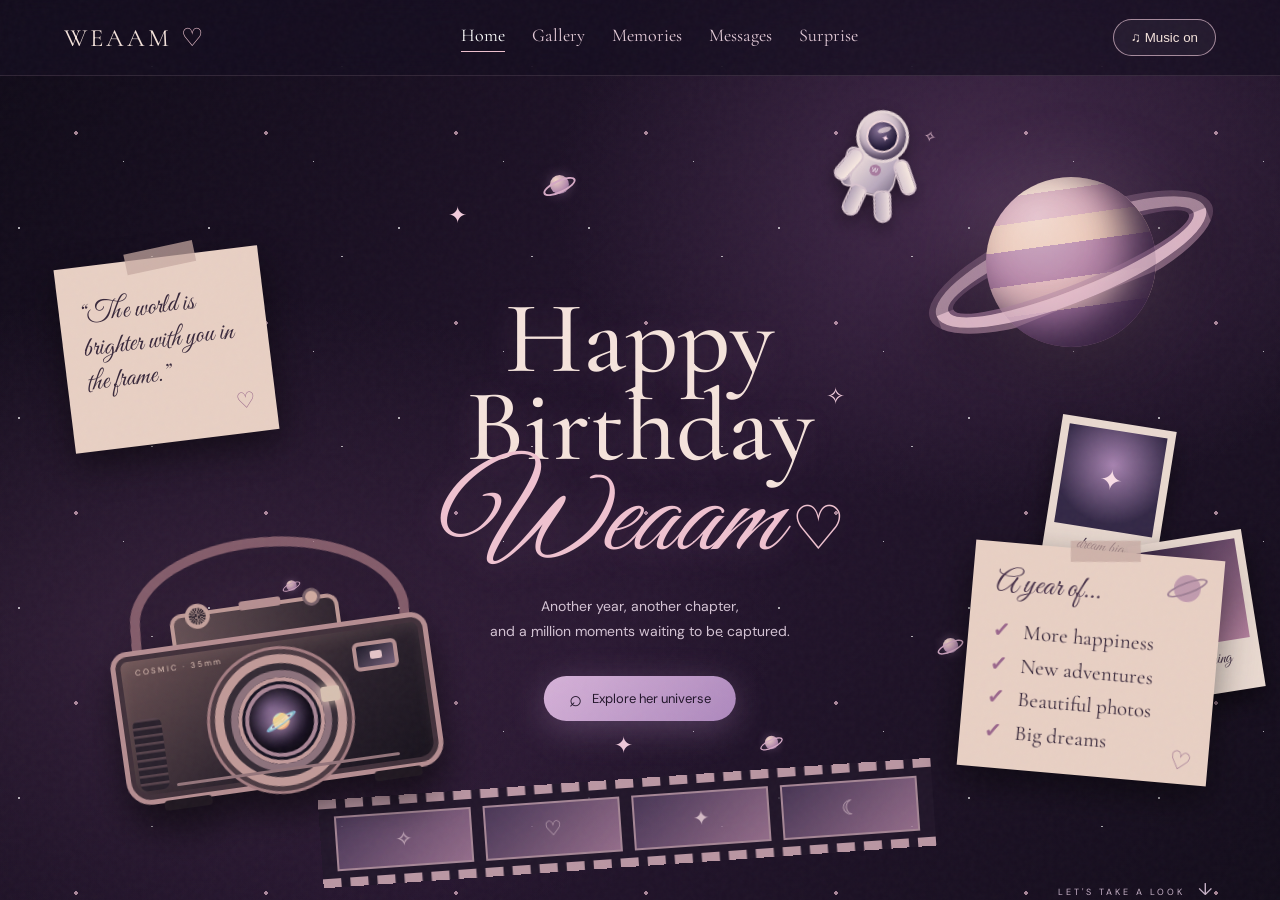
<file: index.html>
<!DOCTYPE html>
<html lang="en">
<head>
  <meta charset="UTF-8">
  <meta name="viewport" content="width=device-width, initial-scale=1.0">
  <meta name="theme-color" content="#130d1b">
  <title>Weaam's Universe — Home ♡</title>
  <link rel="preconnect" href="https://fonts.googleapis.com">
  <link rel="preconnect" href="https://fonts.gstatic.com" crossorigin>
  <link href="https://fonts.googleapis.com/css2?family=Cormorant+Garamond:wght@400;500;600;700&family=DM+Sans:wght@400;500;600;700&family=Great+Vibes&display=swap" rel="stylesheet">
  <link rel="stylesheet" href="style.css">
</head>
<body>
  <div class="starfield"></div>
  <div class="grain"></div>

  <header class="topbar">
    <a class="brand" href="index.html">WEAAM <span>♡</span></a>
    <nav class="nav">
      <a class="active" href="index.html">Home</a>
      <a href="gallery.html">Gallery</a>
      <a href="memories.html">Memories</a>
      <a href="letter.html">Messages</a>
      <a href="surprise.html">Surprise</a>
    </nav>
    <button class="music-toggle" id="musicToggle" type="button">♫ <span>Music on</span></button>
  </header>

  <main class="home">
    <div class="tiny-saturn saturn-one" aria-hidden="true"></div>
    <div class="tiny-saturn saturn-two" aria-hidden="true"></div>
    <div class="tiny-saturn saturn-three" aria-hidden="true"></div>
    <div class="tiny-saturn saturn-four" aria-hidden="true"></div>
    <span class="doodle-star star-one">✦</span>
    <span class="doodle-star star-two">✧</span>
    <span class="doodle-star star-three">✦</span>
    <span class="doodle-star star-four">✧</span>

    <aside class="left-paper">
      <span class="tape"></span>
      <p class="quote">“The world is brighter with you in the frame.”</p>
      <span class="paper-heart">♡</span>
    </aside>

    <section class="hero-copy">
      <h1>Happy Birthday<br><em>Weaam</em><span class="title-heart"> ♡</span></h1>
      <p class="subtitle">Another year, another chapter,<br>and a million moments waiting to be captured.</p>
      <a class="explore-button" href="gallery.html"><span>⌕</span> Explore her universe</a>
    </section>

    <div class="big-saturn" aria-label="A big Saturn"><i class="ring ring-back"></i><i class="planet"></i><i class="ring ring-front"></i></div>

    <div class="astronaut" aria-label="A cute astronaut floating in space">
      <div class="astronaut-backpack"></div>
      <div class="astronaut-body"></div>
      <div class="astronaut-helmet">
        <div class="helmet-glass"><span class="helmet-shine"></span><span class="helmet-reflection">✦</span></div>
      </div>
      <div class="astronaut-arm arm-left"></div>
      <div class="astronaut-arm arm-right"></div>
      <div class="astronaut-leg leg-left"></div>
      <div class="astronaut-leg leg-right"></div>
      <div class="astronaut-patch">W</div>
      <span class="astronaut-spark">✧</span>
    </div>

    <div class="vintage-camera" aria-label="Vintage film camera illustration">
      <div class="camera-strap"></div>
      <div class="camera-top">
        <span class="dial"></span><span class="hotshoe"></span><span class="shutter"></span>
      </div>
      <div class="camera-shell">
        <div class="camera-brand">COSMIC · 35mm</div>
        <div class="viewfinder"><i></i></div>
        <div class="lens-ring ring-outer"><div class="lens-ring ring-mid"><div class="lens-glass"><span>🪐</span></div></div></div>
        <div class="camera-flash"></div>
        <div class="camera-grip"></div>
        <div class="camera-bottom-line"></div>
      </div>
      <div class="camera-foot foot-left"></div><div class="camera-foot foot-right"></div>
    </div>

    <aside class="year-paper">
      <span class="tape tape-year"></span>
      <p class="year-title">A year of...</p>
      <ul>
        <li><span>✓</span> More happiness</li>
        <li><span>✓</span> New adventures</li>
        <li><span>✓</span> Beautiful photos</li>
        <li><span>✓</span> Big dreams</li>
      </ul>
      <div class="paper-doodle">♡</div>
      <div class="paper-saturn"><i></i></div>
    </aside>

    <div class="floating-polaroid polaroid-one">
      <div class="polaroid-sky">✦</div><span>dream big</span>
    </div>
    <div class="floating-polaroid polaroid-two">
      <div class="polaroid-sky sky-two">♡</div><span>keep shining</span>
    </div>

    <div class="film-ribbon" aria-hidden="true">
      <div class="film-holes"></div>
      <div class="film-cells"><i>✧</i><i>♡</i><i>✦</i><i>☾</i></div>
    </div>
    <a class="scroll-link" href="gallery.html">LET'S TAKE A LOOK <span>↓</span></a>
  </main>
  <script src="script.js"></script>
</body>
</html>
</file>
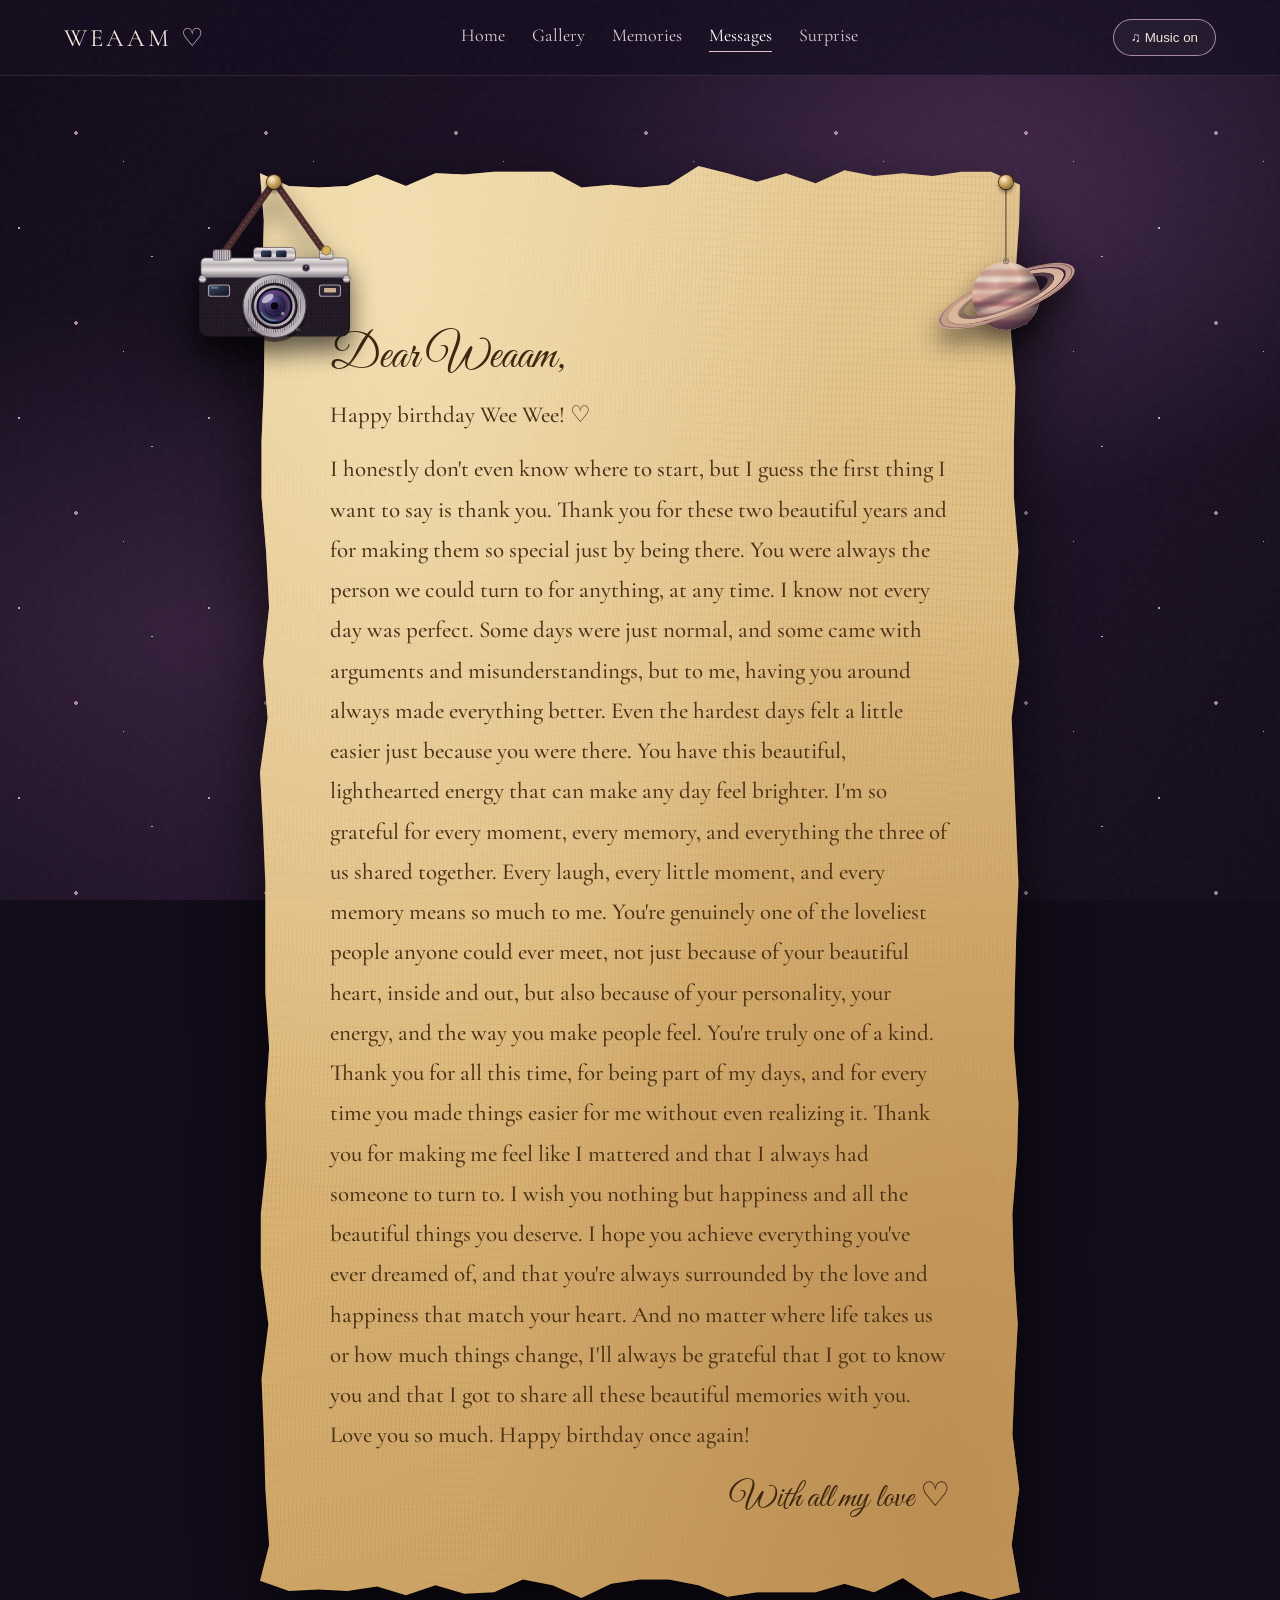
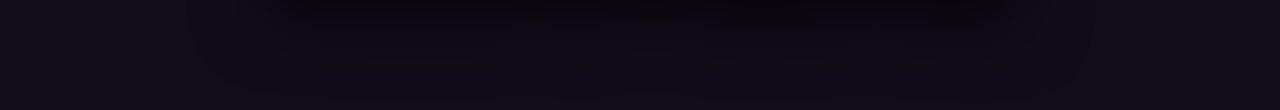
<file: letter.html>
<!DOCTYPE html>
<html lang="en"><head><meta charset="UTF-8"><meta name="viewport" content="width=device-width, initial-scale=1.0"><meta name="theme-color" content="#130d1b"><title>Messages — Weaam ♡</title>
<link rel="preconnect" href="https://fonts.googleapis.com"><link rel="preconnect" href="https://fonts.gstatic.com" crossorigin>
<link href="https://fonts.googleapis.com/css2?family=Cormorant+Garamond:ital,wght@0,400;0,500;0,600;0,700;1,500&family=DM+Sans:wght@400;500;600;700&family=Great+Vibes&display=swap" rel="stylesheet"><link rel="stylesheet" href="style.css"></head>
<body><div class="starfield"></div><div class="grain"></div>
<header class="topbar"><a class="brand" href="index.html">WEAAM <span>♡</span></a><nav class="nav"><a href="index.html">Home</a><a href="gallery.html">Gallery</a><a href="memories.html">Memories</a><a class="active" href="letter.html">Messages</a><a href="surprise.html">Surprise</a></nav><button class="music-toggle" id="musicToggle" type="button">♫ <span>Music on</span></button></header>
<main class="page letter-page">
<div class="papyrus-wrap reveal">
  <div class="hang left" style="--base:8deg"><span class="pin"></span><svg class="hang-svg camera-svg" viewBox="0 0 220 240" width="165" aria-hidden="true">
<defs>
<linearGradient id="chrome" x1="0" y1="0" x2="0" y2="1"><stop offset="0" stop-color="#f4f0ee"/><stop offset=".35" stop-color="#b8b0b4"/><stop offset=".6" stop-color="#e9e3e4"/><stop offset="1" stop-color="#7d7580"/></linearGradient>
<linearGradient id="barrel" x1="0" y1="0" x2="1" y2="1"><stop offset="0" stop-color="#efe9e8"/><stop offset=".45" stop-color="#8c8490"/><stop offset="1" stop-color="#d6cfd2"/></linearGradient>
<radialGradient id="glass" cx=".4" cy=".35" r=".75"><stop offset="0" stop-color="#6a5aa0"/><stop offset=".45" stop-color="#241a46"/><stop offset=".8" stop-color="#0c0820"/><stop offset="1" stop-color="#2a1a40"/></radialGradient>
<radialGradient id="coat" cx=".5" cy=".5" r=".5"><stop offset=".6" stop-color="#2fb5a6" stop-opacity="0"/><stop offset=".9" stop-color="#c24fa0" stop-opacity=".5"/><stop offset="1" stop-color="#3a7bd5" stop-opacity=".5"/></radialGradient>
<linearGradient id="vf" x1="0" y1="0" x2="1" y2="1"><stop offset="0" stop-color="#3a4a6a"/><stop offset="1" stop-color="#0d0f1c"/></linearGradient>
<pattern id="leather" width="5" height="5" patternUnits="userSpaceOnUse"><rect width="5" height="5" fill="#1f1722"/><circle cx="1.2" cy="1.2" r=".7" fill="#392b3b"/><circle cx="3.7" cy="3.7" r=".6" fill="#120c15"/></pattern>
<pattern id="knurl" width="3" height="4" patternUnits="userSpaceOnUse"><rect width="3" height="4" fill="#cfc8cc"/><rect width="1.2" height="4" fill="#6f6772"/></pattern>
</defs>
<!-- strap -->
<path d="M110 2 L17 133" stroke="#4a2a2c" stroke-width="9" stroke-linecap="round"/><path d="M110 2 L203 133" stroke="#4a2a2c" stroke-width="9" stroke-linecap="round"/>
<path d="M110 2 L17 133" stroke="#a97b68" stroke-width="1" stroke-dasharray="3 4" opacity=".8"/><path d="M110 2 L203 133" stroke="#a97b68" stroke-width="1" stroke-dasharray="3 4" opacity=".8"/>
<!-- body -->
<rect x="10" y="126" width="200" height="82" rx="11" fill="url(#leather)" stroke="#0e0a10" stroke-width="1.5"/>
<rect x="10" y="126" width="200" height="82" rx="11" fill="none" stroke="#ffffff" stroke-opacity=".08" stroke-width="1"/>
<!-- chrome top plate -->
<rect x="12" y="104" width="196" height="26" rx="6" fill="url(#chrome)" stroke="#5e5662" stroke-width="1"/>
<rect x="82" y="90" width="56" height="18" rx="5" fill="url(#chrome)" stroke="#5e5662" stroke-width="1"/>
<rect x="92" y="94" width="14" height="9" rx="2" fill="url(#vf)"/><rect x="112" y="94" width="14" height="9" rx="2" fill="url(#vf)"/>
<rect x="28" y="93" width="24" height="14" rx="3" fill="url(#knurl)" stroke="#5e5662" stroke-width=".8"/>
<rect x="170" y="94" width="18" height="12" rx="2" fill="url(#chrome)" stroke="#5e5662" stroke-width=".8"/><circle cx="179" cy="94" r="6" fill="#d9b25a" stroke="#7a5d22" stroke-width="1"/>
<circle cx="152" cy="117" r="5" fill="#2a2230" stroke="#9a9099" stroke-width="1.2"/><line x1="152" y1="114" x2="152" y2="117" stroke="#e9d8c8" stroke-width="1"/>
<ellipse cx="60" cy="108" rx="14" ry="2" fill="#fff" opacity=".35"/>
<!-- windows -->
<rect x="22" y="140" width="28" height="15" rx="3" fill="url(#vf)" stroke="#a79ea8" stroke-width="1.5"/><rect x="25" y="142" width="10" height="3" fill="#fff" opacity=".25"/>
<rect x="170" y="140" width="28" height="15" rx="3" fill="#2a2230" stroke="#a79ea8" stroke-width="1.5"/><rect x="176" y="144" width="16" height="6" rx="1" fill="#e9c9a0" opacity=".85"/>
<!-- lens -->
<circle cx="110" cy="170" r="43" fill="#0b070d" opacity=".5" transform="translate(0 3)"/>
<circle cx="110" cy="168" r="42" fill="url(#barrel)" stroke="#4d4551" stroke-width="1.5"/>
<circle cx="110" cy="168" r="35" fill="#1a141d"/>
<circle cx="110" cy="168" r="33.5" fill="none" stroke="url(#knurl)" stroke-width="5" opacity=".95"/>
<circle cx="110" cy="168" r="28" fill="url(#barrel)" stroke="#2a2230" stroke-width="1.2"/>
<circle cx="110" cy="168" r="23" fill="url(#glass)" stroke="#0a0710" stroke-width="2"/>
<circle cx="110" cy="168" r="21" fill="url(#coat)"/>
<circle cx="110" cy="168" r="11" fill="none" stroke="#6a5aa0" stroke-opacity=".5" stroke-width="1"/><circle cx="110" cy="168" r="5" fill="#05030a"/>
<ellipse cx="101" cy="158" rx="9" ry="4.5" transform="rotate(-35 101 158)" fill="#fff" opacity=".6"/><circle cx="121" cy="178" r="2.4" fill="#fff" opacity=".45"/>
<path d="M92 176 A19 19 0 0 0 112 187" fill="none" stroke="#5ad1c0" stroke-width="1.6" opacity=".55"/>
<text x="110" y="201" text-anchor="middle" font-family="DM Sans,sans-serif" font-size="6" letter-spacing="2" fill="#d9c3b8" opacity=".85">COSMIC · 35mm</text>
<!-- strap lugs -->
<circle cx="14" cy="132" r="5" fill="url(#chrome)" stroke="#4d4551"/><circle cx="206" cy="132" r="5" fill="url(#chrome)" stroke="#4d4551"/>
</svg></div>
  <div class="hang right" style="--base:-8deg"><span class="pin"></span><svg class="hang-svg saturn-svg" viewBox="0 0 220 250" width="170" aria-hidden="true">
<defs>
<clipPath id="pc"><circle r="44"/></clipPath>
<clipPath id="frontHalf"><rect x="-130" y="0" width="260" height="70"/></clipPath>
<filter id="bl" x="-20%" y="-20%" width="140%" height="140%"><feGaussianBlur stdDeviation="1.4"/></filter>
<filter id="bl2"><feGaussianBlur stdDeviation="3"/></filter>
<radialGradient id="shade" cx=".34" cy=".3" r=".85"><stop offset="0" stop-color="#fff" stop-opacity=".25"/><stop offset=".42" stop-color="#000" stop-opacity="0"/><stop offset="1" stop-color="#14061c" stop-opacity=".85"/></radialGradient>
</defs>
<line x1="110" y1="0" x2="110" y2="106" stroke="#5b4034" stroke-width="1.6"/><line x1="111" y1="0" x2="111" y2="106" stroke="#d9bfa3" stroke-width=".6" opacity=".7"/>
<g transform="translate(110 150)">
  <g transform="rotate(-22)"><path d="M-66 0A66 17.82 0 1 0 66 0A66 17.82 0 1 0 -66 0ZM-58 0A58 15.66 0 1 0 58 0A58 15.66 0 1 0 -58 0Z" fill="#7d5c60" fill-opacity="0.55" fill-rule="evenodd"/><path d="M-80 0A80 21.60 0 1 0 80 0A80 21.60 0 1 0 -80 0ZM-67 0A67 18.09 0 1 0 67 0A67 18.09 0 1 0 -67 0Z" fill="#dcb7a0" fill-opacity="0.96" fill-rule="evenodd"/><path d="M-95 0A95 25.65 0 1 0 95 0A95 25.65 0 1 0 -95 0ZM-83 0A83 22.41 0 1 0 83 0A83 22.41 0 1 0 -83 0Z" fill="#c99d8c" fill-opacity="0.92" fill-rule="evenodd"/><path d="M-91.8 0A91.8 24.79 0 1 0 91.8 0A91.8 24.79 0 1 0 -91.8 0ZM-90.6 0A90.6 24.46 0 1 0 90.6 0A90.6 24.46 0 1 0 -90.6 0Z" fill="#2a1a2e" fill-opacity="0.55" fill-rule="evenodd"/></g>
  <g clip-path="url(#pc)">
    <circle r="44" fill="#d9a89a"/>
    <g filter="url(#bl)"><rect x="-50" y="-44" width="100" height="10" fill="#ecd0bd"/><rect x="-50" y="-34" width="100" height="9" fill="#d4a091"/><rect x="-50" y="-25" width="100" height="7" fill="#f0d7c6"/><rect x="-50" y="-18" width="100" height="10" fill="#c98e88"/><rect x="-50" y="-8" width="100" height="6" fill="#e8c3b1"/><rect x="-50" y="-2" width="100" height="9" fill="#d8a699"/><rect x="-50" y="7" width="100" height="7" fill="#b8787d"/><rect x="-50" y="14" width="100" height="9" fill="#e6beb0"/><rect x="-50" y="23" width="100" height="8" fill="#cf9b92"/><rect x="-50" y="31" width="100" height="14" fill="#a86d7a"/></g>
    <g transform="rotate(-22)"><rect x="-60" y="-6" width="120" height="11" fill="#1a0b22" opacity=".38" filter="url(#bl2)"/></g>
    <circle r="44" fill="url(#shade)"/>
  </g>
  <g transform="rotate(-22)"><g clip-path="url(#frontHalf)"><path d="M-66 0A66 17.82 0 1 0 66 0A66 17.82 0 1 0 -66 0ZM-58 0A58 15.66 0 1 0 58 0A58 15.66 0 1 0 -58 0Z" fill="#7d5c60" fill-opacity="0.55" fill-rule="evenodd"/><path d="M-80 0A80 21.60 0 1 0 80 0A80 21.60 0 1 0 -80 0ZM-67 0A67 18.09 0 1 0 67 0A67 18.09 0 1 0 -67 0Z" fill="#dcb7a0" fill-opacity="0.96" fill-rule="evenodd"/><path d="M-95 0A95 25.65 0 1 0 95 0A95 25.65 0 1 0 -95 0ZM-83 0A83 22.41 0 1 0 83 0A83 22.41 0 1 0 -83 0Z" fill="#c99d8c" fill-opacity="0.92" fill-rule="evenodd"/><path d="M-91.8 0A91.8 24.79 0 1 0 91.8 0A91.8 24.79 0 1 0 -91.8 0ZM-90.6 0A90.6 24.46 0 1 0 90.6 0A90.6 24.46 0 1 0 -90.6 0Z" fill="#2a1a2e" fill-opacity="0.55" fill-rule="evenodd"/></g></g>
</g>
<circle cx="110" cy="105" r="3.2" fill="none" stroke="#8d7a72" stroke-width="1.6"/>
</svg></div>
  <article class="papyrus" style="clip-path:polygon(0.0% 0.5%,3.8% 1.4%,7.7% 1.5%,11.5% 1.4%,15.4% 0.6%,19.2% 1.4%,23.1% 0.5%,26.9% 0.6%,30.8% 0.4%,34.6% 0.4%,38.5% 0.4%,42.3% 1.5%,46.2% 1.3%,50.0% 1.5%,53.8% 1.3%,57.7% 0.0%,61.5% 0.5%,65.4% 1.1%,69.2% 0.5%,73.1% 1.2%,76.9% 0.3%,80.8% 0.7%,84.6% 0.5%,88.5% 0.7%,92.3% 0.4%,96.2% 0.4%,100.0% 1.3%,99.9% 3.8%,99.4% 7.7%,98.8% 11.5%,99.4% 15.4%,99.2% 19.2%,99.2% 23.1%,99.8% 26.9%,99.2% 30.8%,99.9% 34.6%,98.9% 38.5%,99.2% 42.3%,99.5% 46.2%,99.8% 50.0%,99.5% 53.8%,99.3% 57.7%,99.2% 61.5%,99.8% 65.4%,99.6% 69.2%,99.0% 73.1%,99.2% 76.9%,99.7% 80.8%,99.3% 84.6%,99.0% 88.5%,99.9% 92.3%,98.9% 96.2%,100.0% 99.5%,96.2% 100.0%,92.3% 99.4%,88.5% 99.9%,84.6% 98.5%,80.8% 99.5%,76.9% 98.9%,73.1% 99.5%,69.2% 99.5%,65.4% 99.5%,61.5% 99.8%,57.7% 99.0%,53.8% 98.6%,50.0% 98.6%,46.2% 98.9%,42.3% 99.9%,38.5% 99.0%,34.6% 98.6%,30.8% 99.5%,26.9% 99.6%,23.1% 99.0%,19.2% 99.7%,15.4% 99.1%,11.5% 99.4%,7.7% 99.3%,3.8% 99.4%,0.0% 98.7%,1.2% 96.2%,0.7% 92.3%,0.5% 88.5%,0.2% 84.6%,1.1% 80.8%,0.1% 76.9%,0.1% 73.1%,0.9% 69.2%,0.7% 65.4%,1.2% 61.5%,0.7% 57.7%,0.7% 53.8%,0.7% 50.0%,0.4% 46.2%,0.0% 42.3%,1.0% 38.5%,0.4% 34.6%,1.2% 30.8%,0.8% 26.9%,0.2% 23.1%,0.2% 19.2%,0.5% 15.4%,0.6% 11.5%,0.3% 7.7%,0.5% 3.8%)">
    <!-- ✎ EDIT YOUR MESSAGE BELOW -->
    <h2 class="pap-greet">Dear Weaam,</h2>
    <div class="pap-body">
      <p>Happy birthday  Wee Wee!  ♡</p>
      <p>

I honestly don't even know where to start, but I guess the first thing I want to say is thank you. Thank you for these two beautiful years and for making them so special just by being there. You were always the person we could turn to for anything, at any time.

I know not every day was perfect. Some days were just normal, and some came with arguments and misunderstandings, but to me, having you around always made everything better. Even the hardest days felt a little easier just because you were there. You have this beautiful, lighthearted energy that can make any day feel brighter.

I'm so grateful for every moment, every memory, and everything the three of us shared together. Every laugh, every little moment, and every memory means so much to me. You're genuinely one of the loveliest people anyone could ever meet, not just because of your beautiful heart, inside and out, but also because of your personality, your energy, and the way you make people feel. You're truly one of a kind.

Thank you for all this time, for being part of my days, and for every time you made things easier for me without even realizing it. Thank you for making me feel like I mattered and that I always had someone to turn to.

I wish you nothing but happiness and all the beautiful things you deserve. I hope you achieve everything you've ever dreamed of, and that you're always surrounded by the love and happiness that match your heart.

And no matter where life takes us or how much things change, I'll always be grateful that I got to know you and that I got to share all these beautiful memories with you.

Love you so much. Happy birthday once again! </p>
    </div>
    <p class="pap-sign">With all my love ♡</p>
  </article>
</div>
</main>
<div class="lightbox" id="lightbox"><button type="button" class="lb-close" aria-label="Close">✕</button><img alt=""></div>
<script src="script.js"></script></body></html>
</file>
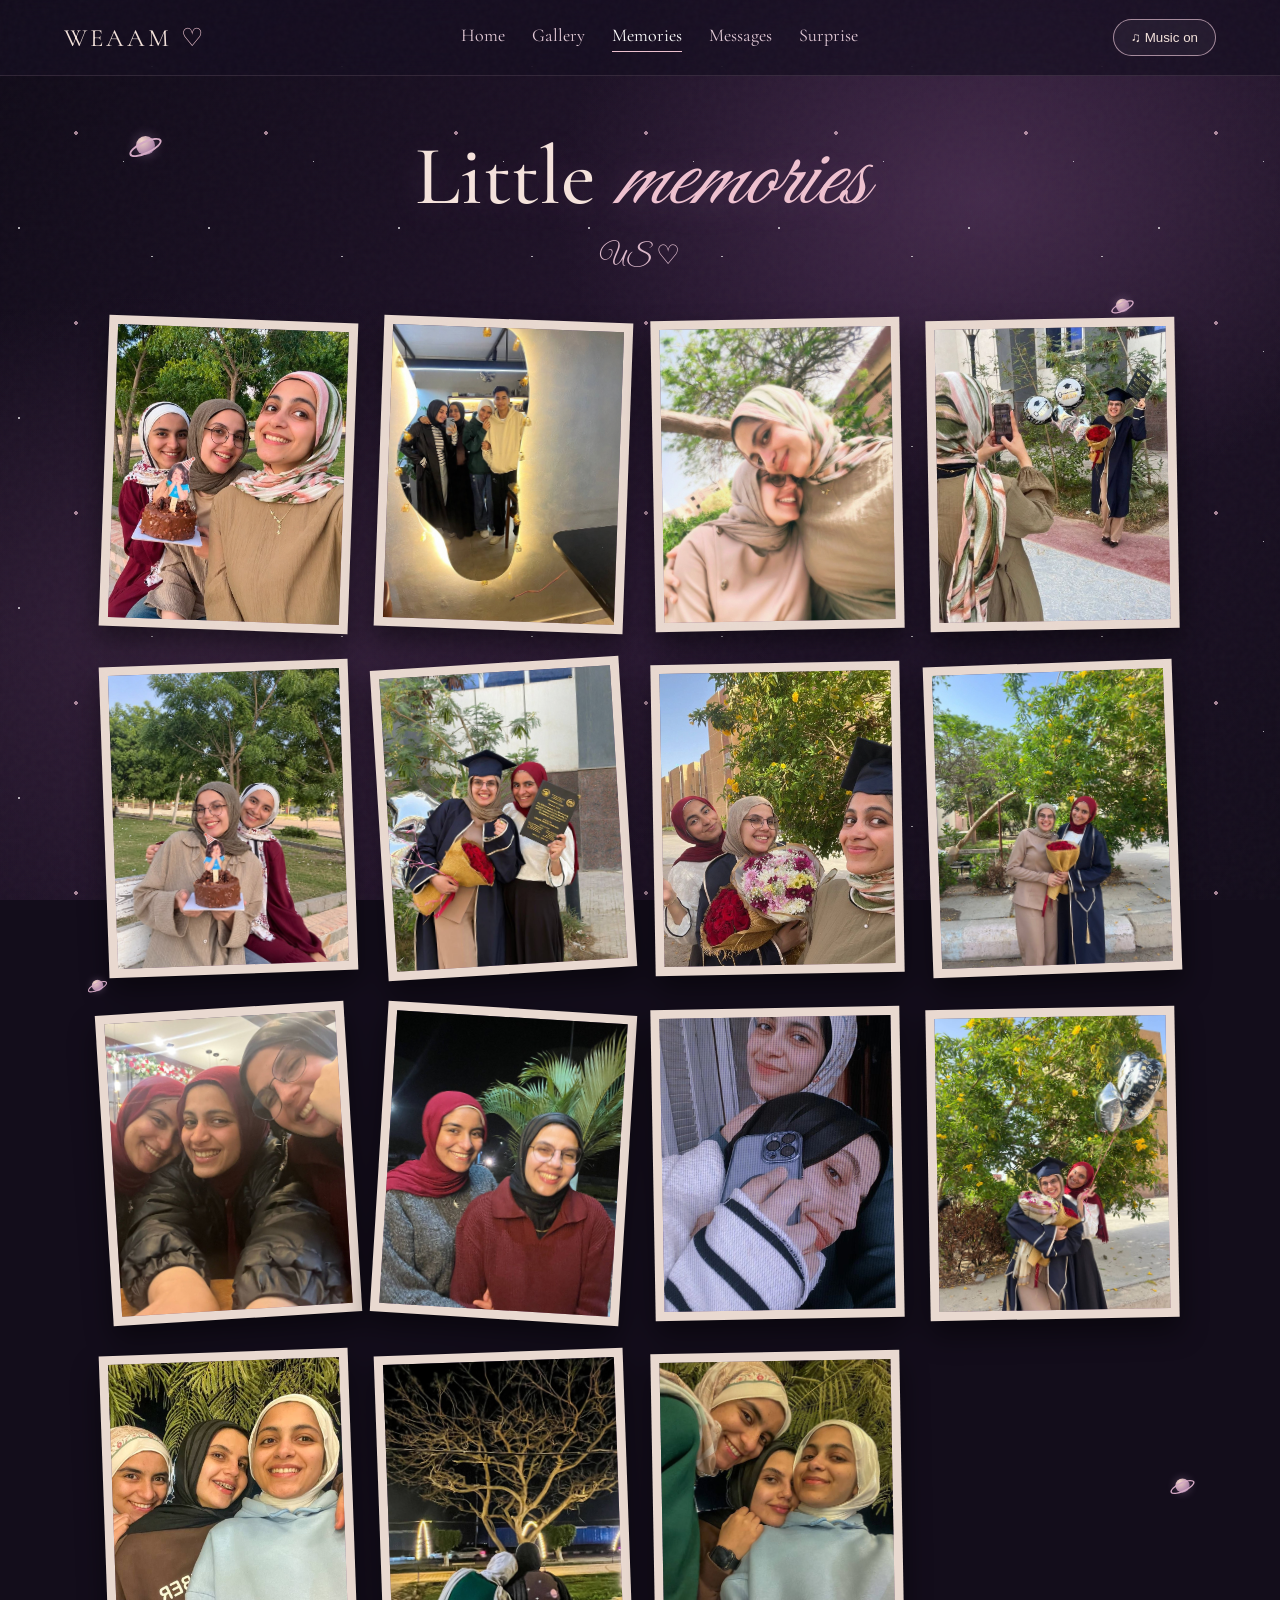
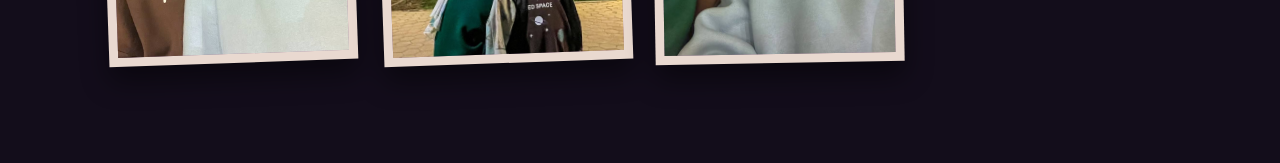
<file: memories.html>
<!DOCTYPE html>
<html lang="en"><head><meta charset="UTF-8"><meta name="viewport" content="width=device-width, initial-scale=1.0"><meta name="theme-color" content="#130d1b"><title>Memories — Weaam ♡</title>
<link rel="preconnect" href="https://fonts.googleapis.com"><link rel="preconnect" href="https://fonts.gstatic.com" crossorigin>
<link href="https://fonts.googleapis.com/css2?family=Cormorant+Garamond:ital,wght@0,400;0,500;0,600;0,700;1,500&family=DM+Sans:wght@400;500;600;700&family=Great+Vibes&display=swap" rel="stylesheet"><link rel="stylesheet" href="style.css"></head>
<body><div class="starfield"></div><div class="grain"></div>
<header class="topbar"><a class="brand" href="index.html">WEAAM <span>♡</span></a><nav class="nav"><a href="index.html">Home</a><a href="gallery.html">Gallery</a><a class="active" href="memories.html">Memories</a><a href="letter.html">Messages</a><a href="surprise.html">Surprise</a></nav><button class="music-toggle" id="musicToggle" type="button">♫ <span>Music on</span></button></header>
<main class="page ">
<div class="tiny-saturn saturn-one"></div><div class="tiny-saturn saturn-two"></div><div class="tiny-saturn saturn-five"></div><div class="tiny-saturn saturn-six"></div>
<section class="sec-head"><h1 class="page-title">Little <em>memories</em></h1><p class="sec-sub">US ♡</p></section>
<section class="photo-grid reveal"><figure class="photo" style="--r:2deg"><div class="frame"><span class="ph">✦<small>photo 01</small></span><img data-base="assets/photos/together/01" alt=""></div></figure><figure class="photo" style="--r:2deg"><div class="frame"><span class="ph">✦<small>photo 02</small></span><img data-base="assets/photos/together/02" alt=""></div></figure><figure class="photo" style="--r:-1deg"><div class="frame"><span class="ph">✦<small>photo 03</small></span><img data-base="assets/photos/together/03" alt=""></div></figure><figure class="photo" style="--r:-1deg"><div class="frame"><span class="ph">✦<small>photo 04</small></span><img data-base="assets/photos/together/04" alt=""></div></figure><figure class="photo" style="--r:-2deg"><div class="frame"><span class="ph">✦<small>photo 05</small></span><img data-base="assets/photos/together/05" alt=""></div></figure><figure class="photo" style="--r:-3.5deg"><div class="frame"><span class="ph">✦<small>photo 06</small></span><img data-base="assets/photos/together/06" alt=""></div></figure><figure class="photo" style="--r:-1deg"><div class="frame"><span class="ph">✦<small>photo 07</small></span><img data-base="assets/photos/together/07" alt=""></div></figure><figure class="photo" style="--r:-2deg"><div class="frame"><span class="ph">✦<small>photo 08</small></span><img data-base="assets/photos/together/08" alt=""></div></figure><figure class="photo" style="--r:-3.5deg"><div class="frame"><span class="ph">✦<small>photo 09</small></span><img data-base="assets/photos/together/09" alt=""></div></figure><figure class="photo" style="--r:3.5deg"><div class="frame"><span class="ph">✦<small>photo 10</small></span><img data-base="assets/photos/together/10" alt=""></div></figure><figure class="photo" style="--r:-1deg"><div class="frame"><span class="ph">✦<small>photo 11</small></span><img data-base="assets/photos/together/11" alt=""></div></figure><figure class="photo" style="--r:-1deg"><div class="frame"><span class="ph">✦<small>photo 12</small></span><img data-base="assets/photos/together/12" alt=""></div></figure><figure class="photo" style="--r:-2deg"><div class="frame"><span class="ph">✦<small>photo 13</small></span><img data-base="assets/photos/together/13" alt=""></div></figure><figure class="photo" style="--r:-2deg"><div class="frame"><span class="ph">✦<small>photo 14</small></span><img data-base="assets/photos/together/14" alt=""></div></figure><figure class="photo" style="--r:-1deg"><div class="frame"><span class="ph">✦<small>photo 15</small></span><img data-base="assets/photos/together/15" alt=""></div></figure></section>

</main>
<div class="lightbox" id="lightbox"><button type="button" class="lb-close" aria-label="Close">✕</button><img alt=""></div>
<script src="script.js"></script></body></html>
</file>
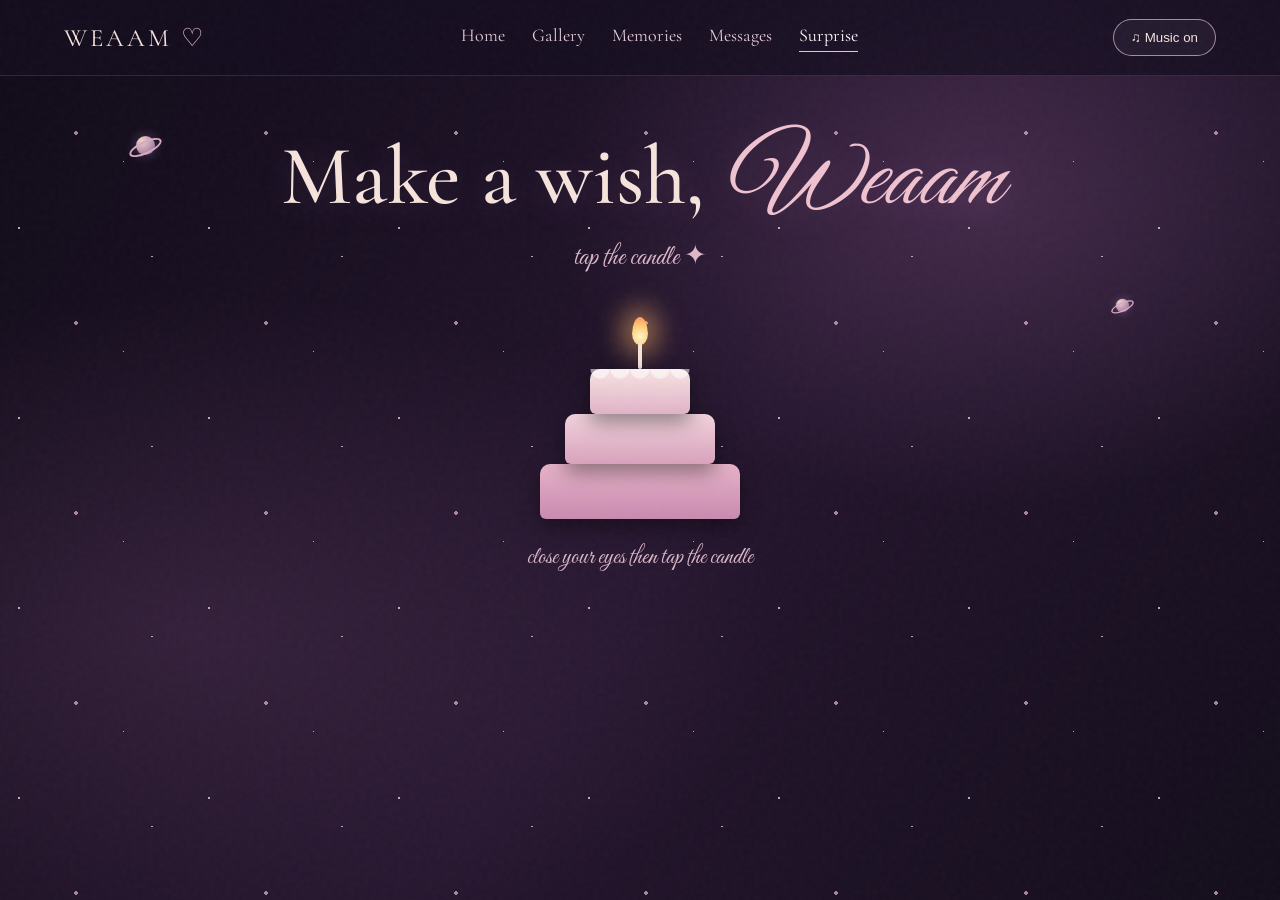
<file: surprise.html>
<!DOCTYPE html>
<html lang="en"><head><meta charset="UTF-8"><meta name="viewport" content="width=device-width, initial-scale=1.0"><meta name="theme-color" content="#130d1b"><title>Surprise — Weaam ♡</title>
<link rel="preconnect" href="https://fonts.googleapis.com"><link rel="preconnect" href="https://fonts.gstatic.com" crossorigin>
<link href="https://fonts.googleapis.com/css2?family=Cormorant+Garamond:ital,wght@0,400;0,500;0,600;0,700;1,500&family=DM+Sans:wght@400;500;600;700&family=Great+Vibes&display=swap" rel="stylesheet"><link rel="stylesheet" href="style.css"></head>
<body><div class="starfield"></div><div class="grain"></div>
<header class="topbar"><a class="brand" href="index.html">WEAAM <span>♡</span></a><nav class="nav"><a href="index.html">Home</a><a href="gallery.html">Gallery</a><a href="memories.html">Memories</a><a href="letter.html">Messages</a><a class="active" href="surprise.html">Surprise</a></nav><button class="music-toggle" id="musicToggle" type="button">♫ <span>Music on</span></button></header>
<main class="page ">
<div class="tiny-saturn saturn-one"></div><div class="tiny-saturn saturn-two"></div><div class="tiny-saturn saturn-five"></div><div class="tiny-saturn saturn-six"></div>
<section class="sec-head"><h1 class="page-title">Make a wish, <em>Weaam</em></h1><p class="sec-sub">tap the candle ✦</p></section>

<section class="cake-zone">
  <button class="cake" id="cake" type="button" aria-label="Blow out the candle">
    <span class="flame" id="flame"></span><span class="wick"></span>
    <span class="tier t1"></span><span class="tier t2"></span><span class="tier t3"></span>
  </button>
  <p class="cake-hint" id="cakeHint">close your eyes then tap the candle</p>
</section>

<section class="wishes" id="wishes" hidden>
  <p class="sec-sub big">your wishes ♡</p>
  <div class="photo-grid"><figure class="photo" style="--r:3.5deg"><div class="frame"><span class="ph">✦<small>photo 01</small></span><img data-base="assets/photos/wishes/01" alt=""></div><figcaption>I wish you endless happiness</figcaption></figure><figure class="photo" style="--r:1deg"><div class="frame"><span class="ph">✦<small>photo 02</small></span><img data-base="assets/photos/wishes/02" alt=""></div><figcaption>I wish you big dreams that come true</figcaption></figure><figure class="photo" style="--r:-2deg"><div class="frame"><span class="ph">✦<small>photo 03</small></span><img data-base="assets/photos/wishes/03" alt=""></div><figcaption>I wish you laughter every single day</figcaption></figure><figure class="photo" style="--r:1deg"><div class="frame"><span class="ph">✦<small>photo 04</small></span><img data-base="assets/photos/wishes/04" alt=""></div><figcaption>I wish you peace in your heart</figcaption></figure><figure class="photo" style="--r:-2deg"><div class="frame"><span class="ph">✦<small>photo 05</small></span><img data-base="assets/photos/wishes/05" alt=""></div><figcaption>I wish you beautiful adventures</figcaption></figure><figure class="photo" style="--r:-3.5deg"><div class="frame"><span class="ph">✦<small>photo 06</small></span><img data-base="assets/photos/wishes/06" alt=""></div><figcaption>I wish you success in everything you try</figcaption></figure><figure class="photo" style="--r:-3.5deg"><div class="frame"><span class="ph">✦<small>photo 07</small></span><img data-base="assets/photos/wishes/07" alt=""></div><figcaption>I wish you people who love you loudly</figcaption></figure><figure class="photo" style="--r:-1deg"><div class="frame"><span class="ph">✦<small>photo 08</small></span><img data-base="assets/photos/wishes/08" alt=""></div><figcaption>I wish you health and calm days</figcaption></figure><figure class="photo" style="--r:-1deg"><div class="frame"><span class="ph">✦<small>photo 09</small></span><img data-base="assets/photos/wishes/09" alt=""></div><figcaption>I wish you a year brighter than the last</figcaption></figure><figure class="photo" style="--r:-2deg"><div class="frame"><span class="ph">✦<small>photo 10</small></span><img data-base="assets/photos/wishes/10" alt=""></div><figcaption>I wish you every wish you've ever made</figcaption></figure></div>
</section>

</main>
<div class="lightbox" id="lightbox"><button type="button" class="lb-close" aria-label="Close">✕</button><img alt=""></div>
<script src="script.js"></script></body></html>
</file>
<file: style.css>
*{box-sizing:border-box}
:root{--night:#130d1b;--plum:#2b1a35;--lav:#b997c6;--pink:#edc1cf;--cream:#f5e3dc;--paper:#e8d0c4;--ink:#38283b}
html{scroll-behavior:smooth}
body{margin:0;background:var(--night);color:var(--cream);font-family:"DM Sans",sans-serif;min-height:100vh;overflow-x:hidden}
body:before{content:"";position:fixed;inset:0;z-index:-4;background:radial-gradient(ellipse at 77% 22%,#754b7a66,transparent 31%),radial-gradient(ellipse at 15% 70%,#653e6655,transparent 38%),linear-gradient(125deg,#100b18,#24152d 55%,#130d1b)}
.starfield,.grain{position:fixed;inset:0;pointer-events:none}
.starfield{z-index:-3;background-image:radial-gradient(1px 1px at 10% 20%,#fff 99%,transparent),radial-gradient(2px 2px at 40% 70%,#f3c5d7 99%,transparent),radial-gradient(1px 1px at 80% 35%,#fff 99%,transparent),radial-gradient(1px 1px at 65% 85%,#fff 99%,transparent);background-size:190px 190px;opacity:.65;animation:twinkle 5s ease-in-out infinite alternate}
.grain{z-index:50;opacity:.07;background-image:url("data:image/svg+xml,%3Csvg viewBox='0 0 180 180' xmlns='http://www.w3.org/2000/svg'%3E%3Cfilter id='n'%3E%3CfeTurbulence type='fractalNoise' baseFrequency='.9' numOctaves='3' stitchTiles='stitch'/%3E%3C/filter%3E%3Crect width='100%25' height='100%25' filter='url(%23n)' opacity='.4'/%3E%3C/svg%3E")}
@keyframes twinkle{to{opacity:.28}}
.topbar{height:76px;position:relative;z-index:20;display:flex;align-items:center;justify-content:space-between;padding:0 5%;background:#160f20b8;border-bottom:1px solid #e8c5d322;backdrop-filter:blur(12px)}
.brand{font-family:"Cormorant Garamond",serif;font-size:25px;letter-spacing:3px;color:var(--cream);text-decoration:none}.brand span{color:var(--pink)}
.nav{display:flex;gap:27px}.nav a{color:#e4cbd8;text-decoration:none;font-family:"Cormorant Garamond",serif;font-size:18px;transition:.2s}.nav a:hover,.nav a.active{color:#fff;border-bottom:1px solid var(--pink);padding-bottom:5px}
.music-toggle{border:1px solid #e8c4d4aa;color:var(--cream);background:#ffffff0b;border-radius:30px;padding:10px 17px;cursor:pointer}
.home{min-height:calc(100vh - 76px);height:820px;max-height:920px;position:relative;width:min(1440px,100%);margin:auto;overflow:hidden;isolation:isolate}
.hero-copy{position:absolute;z-index:8;left:50%;top:24%;transform:translateX(-50%);width:48%;text-align:center}
.eyebrow{font-size:10px;letter-spacing:4px;color:#e6b7ca;text-transform:uppercase}
h1{font-family:"Cormorant Garamond",serif;font-weight:500;font-size:clamp(65px,8vw,112px);line-height:.86;margin:20px 0;text-shadow:0 5px 35px #c18cbd33}
h1 em{font-family:"Great Vibes",cursive;font-weight:400;color:#efc2d0;font-size:1.18em}
.title-heart{color:#efc2d0;font-size:.6em}
.subtitle{line-height:1.8;color:#d4c3d4;font-size:14px}
.explore-button{display:inline-flex;align-items:center;gap:10px;margin-top:18px;padding:14px 25px;border-radius:35px;background:linear-gradient(135deg,#d6b2d8,#ad88bd);color:#21152a;text-decoration:none;font-size:13px;box-shadow:0 8px 35px #b68cc455;transition:.25s}
.explore-button:hover{transform:translateY(-4px);box-shadow:0 12px 40px #d49bc655}.explore-button span{font-size:22px;line-height:12px}
.left-paper,.year-paper{position:absolute;background:var(--paper);color:var(--ink);box-shadow:0 14px 35px #0007}
.left-paper{left:5%;top:22%;width:205px;padding:24px 20px 18px;transform:rotate(-7deg);z-index:6}
.tape{position:absolute;top:-10px;left:35%;width:70px;height:21px;background:#c7a8a1b8;transform:rotate(-5deg)}
.paper-kicker{font-family:"DM Sans",sans-serif;text-transform:uppercase;font-size:9px;letter-spacing:2px;color:#86677e}
.quote{font-family:"Great Vibes",cursive;font-size:27px;line-height:1.25;margin:9px 0 4px}.paper-heart{text-align:right;display:block;color:#9a698b;font-size:22px}
.year-paper{right:5%;bottom:15%;width:250px;padding:22px 24px 20px;transform:rotate(5deg);z-index:7}
.year-title{font-family:"Great Vibes",cursive;font-size:31px;margin:0 0 12px;color:#49334b}
.year-paper ul{list-style:none;margin:0;padding:0;font-family:"Cormorant Garamond",serif;font-size:21px;line-height:1.55}
.year-paper li span{color:#9a668c;font-family:"DM Sans",sans-serif;font-weight:bold;margin-right:8px}
.paper-doodle{position:absolute;right:17px;bottom:7px;font-size:25px;color:#9b718e;transform:rotate(12deg)}
.paper-saturn{position:absolute;right:22px;top:17px;width:27px;height:27px;border-radius:50%;background:#b58aa7;opacity:.75}
.paper-saturn i{position:absolute;width:43px;height:12px;border:2px solid #866585;border-radius:50%;left:-8px;top:7px;transform:rotate(-25deg)}
.tape-year{left:38%}
.astronaut{position:absolute;z-index:5;right:27%;top:4%;scale:.6;transform-origin:top right;width:150px;height:210px;transform:rotate(13deg);animation:floaty 5s ease-in-out infinite;filter:drop-shadow(0 12px 14px #0006)}
.astronaut-body{position:absolute;left:38px;top:73px;width:76px;height:91px;border-radius:35px 35px 28px 28px;background:linear-gradient(120deg,#fff0e6,#b9a9bd 70%,#786b83);border:3px solid #d9c7d0}
.astronaut-backpack{position:absolute;left:24px;top:91px;width:27px;height:67px;border-radius:12px;background:linear-gradient(90deg,#81748c,#d7c4ce);border:3px solid #d9c7d0}
.astronaut-helmet{position:absolute;left:33px;top:20px;width:88px;height:88px;border-radius:50%;background:linear-gradient(140deg,#f7e6e3,#b9a7bd 65%,#76677f);border:5px solid #e5d5d7;box-shadow:inset -7px -8px 12px #53445e}
.helmet-glass{position:absolute;inset:12px;border-radius:50%;background:radial-gradient(circle at 35% 30%,#8b759b,#241b39 65%,#100c1e);border:3px solid #f1d7db;overflow:hidden}
.helmet-shine{position:absolute;top:8px;left:13px;width:23px;height:9px;border-radius:50%;background:#f8e4e5aa;transform:rotate(-30deg)}
.helmet-reflection{position:absolute;right:13px;bottom:12px;color:#f7d6e5}
.astronaut-arm{position:absolute;top:91px;width:27px;height:62px;border-radius:18px;background:linear-gradient(90deg,#d9c9d1,#f8e9e1);border:3px solid #d8c4ce}
.arm-left{left:19px;transform:rotate(28deg)}.arm-right{right:8px;transform:rotate(-32deg)}
.astronaut-leg{position:absolute;top:151px;width:30px;height:54px;border-radius:12px 12px 18px 18px;background:linear-gradient(90deg,#b3a3b7,#f0e0df);border:3px solid #d8c4ce}
.leg-left{left:39px;transform:rotate(12deg)}.leg-right{right:32px;transform:rotate(-15deg)}
.astronaut-patch{position:absolute;top:112px;left:68px;width:19px;height:19px;border-radius:50%;background:#a77b9e;color:#fff;text-align:center;font-size:11px;line-height:19px}
.astronaut-spark{position:absolute;right:-15px;top:30px;color:#f4c9db;font-size:25px}
@keyframes floaty{50%{transform:translateY(-12px) rotate(5deg)}}
.vintage-camera{position:absolute;left:9%;bottom:12%;width:330px;height:220px;z-index:6;transform:rotate(-8deg);filter:drop-shadow(0 22px 18px #0008)}
.camera-strap{position:absolute;width:280px;height:160px;border:10px solid #a87882;border-bottom:0;border-radius:50% 50% 0 0;left:25px;top:-45px;transform:rotate(4deg);opacity:.7}
.camera-shell{position:absolute;bottom:15px;left:0;width:320px;height:155px;border:5px solid #b58d91;border-radius:17px 17px 25px 25px;background:linear-gradient(145deg,#6d5355,#29202b 60%,#17121c);box-shadow:inset 0 0 0 5px #42313b,inset 0 8px 18px #e9c3b522}
.camera-top{position:absolute;left:65px;top:20px;width:170px;height:35px;border:4px solid #bd9895;border-bottom:0;border-radius:12px 12px 0 0;background:linear-gradient(90deg,#655054,#30252f)}
.dial{position:absolute;left:12px;top:-12px;width:25px;height:25px;border:4px solid #c4a19c;border-radius:50%;background:repeating-conic-gradient(#8b7373 0 10deg,#382c36 10deg 20deg)}
.hotshoe{position:absolute;left:67px;top:-8px;width:42px;height:9px;background:#b58f91;border-radius:3px}
.shutter{position:absolute;right:13px;top:-12px;width:18px;height:18px;border-radius:50%;background:#d0aaa0;border:3px solid #79616a}
.camera-brand{position:absolute;left:19px;top:12px;font-size:8px;letter-spacing:2px;color:#e5c8bc}
.viewfinder{position:absolute;right:28px;top:18px;width:45px;height:29px;border:4px solid #b58f91;border-radius:6px;background:linear-gradient(145deg,#1c1928,#766079)}
.viewfinder i{display:block;width:12px;height:8px;background:#e4c4c8;border-radius:2px;margin:6px auto}
.lens-ring{position:absolute;border-radius:50%;display:grid;place-items:center}
.ring-outer{width:132px;height:132px;left:91px;top:18px;border:9px solid #c19a98;background:#352b35;box-shadow:0 0 0 5px #4d3b43,0 0 0 8px #a47d82}
.ring-mid{width:101px;height:101px;border:7px solid #8d727c;background:#161321;box-shadow:inset 0 0 0 4px #c39b9b}
.lens-glass{width:73px;height:73px;border-radius:50%;display:grid;place-items:center;background:radial-gradient(circle at 35% 30%,#7e648c,#20172c 65%);border:4px solid #a98696;box-shadow:inset 0 0 18px #000}
.lens-glass span{font-size:27px;filter:drop-shadow(0 0 8px #d6b0d4)}
.camera-flash{position:absolute;right:91px;top:57px;width:19px;height:15px;border-radius:3px;background:#d7c1b1;box-shadow:0 0 12px #f3d9c6}
.camera-grip{position:absolute;left:9px;top:64px;width:29px;height:72px;border-radius:7px;background:repeating-linear-gradient(0deg,#29212c 0 5px,#57434c 6px 8px)}
.camera-bottom-line{position:absolute;bottom:10px;left:45px;width:225px;height:3px;background:#94757b;border-radius:3px}
.camera-foot{position:absolute;bottom:7px;width:48px;height:10px;background:#201821;border-radius:4px}.foot-left{left:35px}.foot-right{right:35px}
.floating-polaroid{position:absolute;z-index:4;width:115px;padding:8px 8px 23px;background:#e9d9d0;color:#463347;box-shadow:0 12px 25px #0007}
.polaroid-one{right:9%;top:42%;transform:rotate(9deg)}.polaroid-two{right:2%;top:56%;transform:rotate(-9deg)}
.polaroid-sky{height:100px;display:grid;place-items:center;color:#f7dce5;font-size:28px;background:radial-gradient(circle at 50% 35%,#a783b0,#332846 72%)}
.sky-two{background:linear-gradient(145deg,#372443,#b27f9c)}
.floating-polaroid span{display:block;text-align:center;font-family:"Great Vibes",cursive;font-size:17px;padding-top:7px}
.film-ribbon{position:absolute;left:25%;bottom:4%;width:48%;height:88px;transform:rotate(-4deg);z-index:3;opacity:.85;border-top:9px dashed #d4adb8;border-bottom:9px dashed #d4adb8;background:#21172a}
.film-cells{height:100%;display:flex;justify-content:space-around;align-items:center;padding:5px 15px;gap:12px}.film-cells i{font-style:normal;flex:1;height:55px;border:2px solid #bd9ba9;background:linear-gradient(140deg,#4e3b5c,#a77c9b);display:grid;place-items:center;color:#f2d7e1;font-size:20px}
.bottom-caption{position:absolute;bottom:1.5%;left:50%;transform:translateX(-50%);font-family:"Great Vibes",cursive;font-size:20px;color:#dcb8ca;white-space:nowrap;z-index:8}
.doodle-star{position:absolute;color:#f2ccdc;font-size:23px}.star-one{left:35%;top:15%}.star-two{right:34%;top:37%}.star-three{left:48%;bottom:17%}.star-four{right:17%;top:20%}
.tiny-saturn{position:absolute;width:19px;height:19px;border-radius:50%;background:radial-gradient(circle at 30% 25%,#f0d4c6,#b68cae 60%,#6c587b);box-shadow:0 0 13px #d6a9d855;z-index:2}
.tiny-saturn:after{content:"";position:absolute;width:31px;height:9px;border:2px solid #d5a9c5;border-radius:50%;left:-8px;top:5px;transform:rotate(-25deg)}
.saturn-one{left:43%;top:12%}.saturn-two{right:39%;bottom:18%;transform:scale(.7)}.saturn-three{left:22%;bottom:37%;transform:scale(.55)}.saturn-four{right:25%;top:68%;transform:scale(.8)}
.scroll-link{position:absolute;bottom:0;right:5%;font-size:9px;letter-spacing:3px;color:#c8b2c8;text-decoration:none;z-index:9}.scroll-link span{font-size:17px;margin-left:8px}
.home-footer{text-align:center;padding:24px 10px;border-top:1px solid #fff2;color:#bba9bd;font-size:11px;letter-spacing:1px}
@media(max-width:900px){.hero-copy{width:55%;top:25%}.left-paper{left:2%;scale:.85;transform-origin:top left}.year-paper{right:2%;scale:.85;transform-origin:bottom right}.vintage-camera{left:4%;scale:.8;transform-origin:bottom left}.astronaut{right:24%;scale:.55}.floating-polaroid{scale:.8}.film-ribbon{left:28%;width:47%}}
@media(max-width:650px){.topbar{height:auto;min-height:66px;padding:11px 4%;flex-wrap:wrap;gap:10px}.brand{font-size:21px}.nav{order:3;width:100%;justify-content:space-between;gap:4px}.nav a{font-size:14px}.music-toggle{padding:8px 11px}.home{height:850px;min-height:850px}.hero-copy{top:30%;width:90%}.big-saturn{right:-45px!important;top:3%!important;scale:.5}.hero-copy h1{font-size:70px}.eyebrow{font-size:8px;letter-spacing:2px}.subtitle{font-size:12px}.astronaut{right:36%;top:5%;scale:.4;transform-origin:top right}.left-paper{top:15%;left:-12px;scale:.65}.year-paper{right:-10px;bottom:15%;scale:.68;transform-origin:bottom right}.vintage-camera{left:-22px;bottom:13%;scale:.62}.floating-polaroid{scale:.58;transform-origin:top right}.polaroid-one{right:-16px;top:51%}.polaroid-two{right:-35px;top:63%}.film-ribbon{left:18%;bottom:5%;width:65%;height:63px}.film-cells i{height:36px}.bottom-caption{bottom:1%;font-size:16px}.scroll-link{right:4%;bottom:9%;font-size:8px}.tiny-saturn{scale:.7}.saturn-one{left:44%;top:17%}.saturn-two{right:45%;bottom:23%}.saturn-three{left:15%;bottom:43%}.saturn-four{right:25%;top:75%}}

/* ===== BIG SATURN ===== */
.big-saturn{position:absolute;right:5%;top:5%;width:290px;height:290px;z-index:3;animation:saturnFloat 7s ease-in-out infinite;filter:drop-shadow(0 18px 30px #0008)}
.big-saturn .planet{position:absolute;left:50%;top:50%;width:170px;height:170px;margin:-85px 0 0 -85px;border-radius:50%;z-index:2;
background:radial-gradient(circle at 30% 24%,#ffffff55,transparent 42%),linear-gradient(172deg,#f3d6c8 0 12%,#d9a9b8 12% 26%,#ecc8b8 26% 40%,#b988aa 40% 58%,#e2b9bd 58% 74%,#a475a0 74% 100%);
box-shadow:inset -26px -20px 42px #35203f,0 0 70px #d9a3d640}
.big-saturn .ring{position:absolute;left:50%;top:50%;width:290px;height:80px;margin:-40px 0 0 -145px;border-radius:50%;border:13px solid #e6c0cfcc;box-shadow:0 0 0 7px #c99cb455,inset 0 0 0 5px #a77b9e66;transform:rotate(-22deg)}
.big-saturn .ring-back{z-index:1;opacity:.8}
.big-saturn .ring-front{z-index:3;clip-path:inset(50% 0 0 0)}
@keyframes saturnFloat{50%{transform:translateY(-10px)}}
.tiny-saturn.saturn-five{left:8%;top:12%;transform:scale(.6)}.tiny-saturn.saturn-six{right:6%;bottom:12%;transform:scale(.75)}

/* ===== SUB PAGES ===== */
.page{position:relative;width:min(1200px,100%);margin:auto;padding:50px 5% 90px;overflow:hidden;isolation:isolate;min-height:calc(100vh - 76px)}
.page .tiny-saturn.saturn-one{left:8%;top:60px}.page .tiny-saturn.saturn-two{right:9%;top:220px}.page .tiny-saturn.saturn-five{left:4%;top:900px}.page .tiny-saturn.saturn-six{right:4%;top:1400px;bottom:auto}
.sec-head{text-align:center;margin-bottom:34px}
.page-title{font-family:"Cormorant Garamond",serif;font-weight:500;font-size:clamp(46px,7vw,84px);line-height:1;margin:8px 0}
.page-title em{font-family:"Great Vibes",cursive;font-weight:400;color:#efc2d0;font-size:1.15em}
.sec-sub{font-family:"Great Vibes",cursive;font-size:27px;color:#dcb8ca;margin:6px 0}.sec-sub.big{font-size:38px;text-align:center;margin:60px 0 26px}
.photo-grid{display:grid;grid-template-columns:repeat(auto-fill,minmax(210px,1fr));gap:34px 26px;padding:10px 0}
.photo{margin:0;transform:rotate(var(--r,0deg));transition:.3s}.photo:hover{transform:rotate(0) translateY(-8px) scale(1.03);z-index:5}
.photo .frame{position:relative;aspect-ratio:4/5;background:#e9d9d0;padding:9px;box-shadow:0 14px 28px #0007;overflow:hidden}
.photo .frame:after{content:"";position:absolute;inset:9px;background:linear-gradient(145deg,#4a3a5c,#a77c9b);z-index:0}
.photo .ph{position:absolute;inset:9px;z-index:1;display:grid;place-items:center;align-content:center;gap:6px;color:#f2d7e1;font-size:28px}
.photo .ph small{font-size:11px;letter-spacing:2px;text-transform:uppercase;opacity:.8}
.photo img{position:absolute;inset:9px;width:calc(100% - 18px);height:calc(100% - 18px);object-fit:cover;z-index:2;cursor:zoom-in;display:none}
.photo img.ok{display:block}
.photo figcaption{font-family:"Great Vibes",cursive;font-size:22px;text-align:center;color:#e8cdda;padding-top:12px;line-height:1.2}
.video-block{max-width:820px;margin:0 auto 70px}
.video-frame{background:#21172a;padding:0 0 0;box-shadow:0 20px 50px #000a;transform:rotate(-1deg)}
.film-edge{height:22px;background:repeating-linear-gradient(90deg,#21172a 0 14px,#d4adb8 14px 26px,#21172a 26px 40px);opacity:.85;border-top:2px solid #21172a}
.video-slot{position:relative;aspect-ratio:16/9;background:linear-gradient(145deg,#3b2a4a,#8f6a8f);margin:0 14px}
.video-slot video{position:absolute;inset:0;width:100%;height:100%;object-fit:contain;object-position: top; object-position: center; z-index:2;background:#8f6a8f ;}
.video-ph{position:absolute;inset:0;display:grid;place-items:center;align-content:center;gap:10px;text-align:center;color:#f2d7e1}.video-ph span{font-size:46px}.video-ph small{letter-spacing:2px;line-height:1.7;opacity:.85}
.reveal{opacity:0;transform:translateY(26px);transition:opacity .9s,transform .9s}.reveal.in{opacity:1;transform:none}
.lightbox{position:fixed;inset:0;z-index:100;background:#0c0712ee;display:none;place-items:center;padding:30px}.lightbox.open{display:grid}
.lightbox img{max-width:100%;max-height:100%;border:8px solid #e9d9d0;box-shadow:0 20px 60px #000}
.lb-close{position:absolute;top:18px;right:22px;background:none;border:0;color:#fff;font-size:28px;cursor:pointer}

/* ===== PAPYRUS LETTER ===== */
.letter-page{display:grid;place-items:start center}
.papyrus-wrap{filter:drop-shadow(0 26px 34px #000b);margin:20px auto;width:min(760px,100%)}
.papyrus{position:relative;padding:150px 70px 80px;color:#4a3118;
background:radial-gradient(ellipse at 18% 8%,#f6e4b8cc,transparent 50%),radial-gradient(ellipse at 90% 92%,#b98a4ecc,transparent 48%),repeating-linear-gradient(92deg,#0000 0 3px,#8a5f2a14 3px 4px),repeating-linear-gradient(2deg,#0000 0 7px,#8a5f2a10 7px 8px),linear-gradient(160deg,#ecd29e,#dbb577 55%,#c79d5e)}
.pap-greet{font-family:"Great Vibes",cursive;font-weight:400;font-size:46px;margin:12px 0 10px;color:#3d2610}
.pap-body{font-family:"Cormorant Garamond",serif;font-size:23px;line-height:1.75;font-weight:500}.pap-body p{margin:0 0 14px}
.pap-sign{font-family:"Great Vibes",cursive;font-size:34px;text-align:right;margin:18px 0 0;color:#3d2610}

/* ===== CAKE / WISH ===== */
.cake-zone{display:grid;place-items:center;margin:20px 0 10px}
.cake-hint{font-family:"Great Vibes",cursive;font-size:24px;color:#dcb8ca;margin-top:24px;text-align:center}
.confetti{position:fixed;top:-30px;z-index:90;pointer-events:none;animation:fall linear forwards}
@keyframes fall{to{transform:translateY(110vh) rotate(540deg);opacity:.2}}
.wishes[hidden]{display:none}.wishes{animation:fadeUp 1.2s both}@keyframes fadeUp{from{opacity:0;transform:translateY(30px)}}
@media(max-width:650px){.photo-grid{grid-template-columns:repeat(2,1fr);gap:24px 14px}.photo figcaption{font-size:18px}.papyrus{padding:170px 28px 60px}.pap-body{font-size:20px}.video-block{margin-bottom:46px}}
/* ===== hanging Saturn + camera on the letter edges ===== */
.papyrus-wrap{position:relative;margin-top:40px}
.hang{position:absolute;top:16px;width:0;height:0;z-index:6;transform-origin:0 0;animation:sway 6.5s ease-in-out infinite}
.hang.left{left:14px}.hang.right{right:14px;animation-delay:-2.4s}
.hang-svg{position:absolute;top:-2px;overflow:visible;filter:drop-shadow(0 14px 12px #0009)}
.camera-svg{left:-82px}.saturn-svg{left:-85px}
.pin{position:absolute;left:-7px;top:-7px;width:14px;height:14px;border-radius:50%;z-index:2;background:radial-gradient(circle at 35% 30%,#fff3d6,#c9a15a 45%,#6f5122);box-shadow:0 3px 4px #0008,0 0 0 1px #4a3416}
@keyframes sway{0%,100%{transform:rotate(calc(var(--base) - 2.5deg))}50%{transform:rotate(calc(var(--base) + 2.5deg))}}
@media(max-width:650px){.hang.left{left:62px}.hang.right{right:62px}.camera-svg{width:120px;left:-60px}.saturn-svg{width:124px;left:-62px}}

/* ===== CAKE ===== */
.cake{position:relative;width:200px;height:210px;background:none;border:0;cursor:pointer;padding:0}
.cake .tier{position:absolute;left:50%;transform:translateX(-50%);border-radius:10px 10px 6px 6px;box-shadow:0 8px 20px #0006}
.t1{bottom:0;width:200px;height:55px;background:linear-gradient(#e7b3c8,#c98ab0)}
.t2{bottom:55px;width:150px;height:50px;background:linear-gradient(#f1d3dc,#d9a2bd)}
.t3{bottom:105px;width:100px;height:45px;background:linear-gradient(#f7e4e3,#e0b3c8)}
.t3:before{content:"";position:absolute;top:0;left:0;right:0;height:12px;background:radial-gradient(circle at 10px 0,#fff8 9px,transparent 10px) 0 0/20px 12px}
.wick{position:absolute;left:50%;bottom:150px;width:4px;height:26px;margin-left:-2px;background:#f5e3dc;border-radius:2px}
.flame{position:absolute;left:50%;bottom:174px;width:16px;height:28px;margin-left:-8px;border-radius:50% 50% 50% 50%/60% 60% 40% 40%;background:radial-gradient(circle at 50% 70%,#fff6c8,#ffc36b 60%,#ff8a5c);box-shadow:0 0 26px 10px #ffb86a88;animation:flicker .18s infinite alternate;transform-origin:bottom}
.flame.out{opacity:0;transition:opacity .4s;animation:none;box-shadow:none}
@keyframes flicker{to{transform:scale(.92,1.08) rotate(-3deg)}}

/* ===== GALLERY ANIMATIONS ===== */
.gallery-page .photo{opacity:0}
.gallery-page .photo.in{opacity:1;animation:popIn 1s cubic-bezier(.2,.9,.3,1.15) backwards;animation-delay:var(--d,0s)}
@keyframes popIn{from{opacity:0;transform:translateY(60px) rotate(calc(var(--r) * -3)) scale(.82)}}
.gallery-page .photo .frame{animation:bob 6s ease-in-out infinite;animation-delay:calc(var(--i,0) * -.8s)}
@keyframes bob{50%{transform:translateY(-7px)}}
.gallery-page .frame:before{content:"";position:absolute;top:0;left:-70%;width:45%;height:100%;z-index:4;pointer-events:none;background:linear-gradient(105deg,transparent,#ffffff55,transparent);transform:skewX(-18deg);opacity:0}
.gallery-page .photo:hover .frame:before{opacity:1;animation:shine .9s ease}
@keyframes shine{from{left:-70%}to{left:130%}}
.gallery-page .photo figcaption{opacity:0;transform:translateY(10px)}
.gallery-page .photo.in figcaption{animation:capIn .9s ease forwards;animation-delay:calc(var(--d,0s) + .55s)}
@keyframes capIn{to{opacity:1;transform:none}}
.gallery-page .photo:hover figcaption{color:#fff;text-shadow:0 0 14px #f0b8d0aa;transition:.3s}
.gallery-page .film-edge{background-size:40px 100%;animation:filmRoll 2.4s linear infinite}
@keyframes filmRoll{to{background-position:40px 0}}
.gallery-page .page-title em{display:inline-block;animation:titleFloat 4s ease-in-out infinite}
@keyframes titleFloat{50%{transform:translateY(-6px) rotate(-1.5deg)}}
@media(prefers-reduced-motion:reduce){.gallery-page *{animation:none!important}.gallery-page .photo,.gallery-page .photo figcaption{opacity:1!important;transform:none}}
</file>
